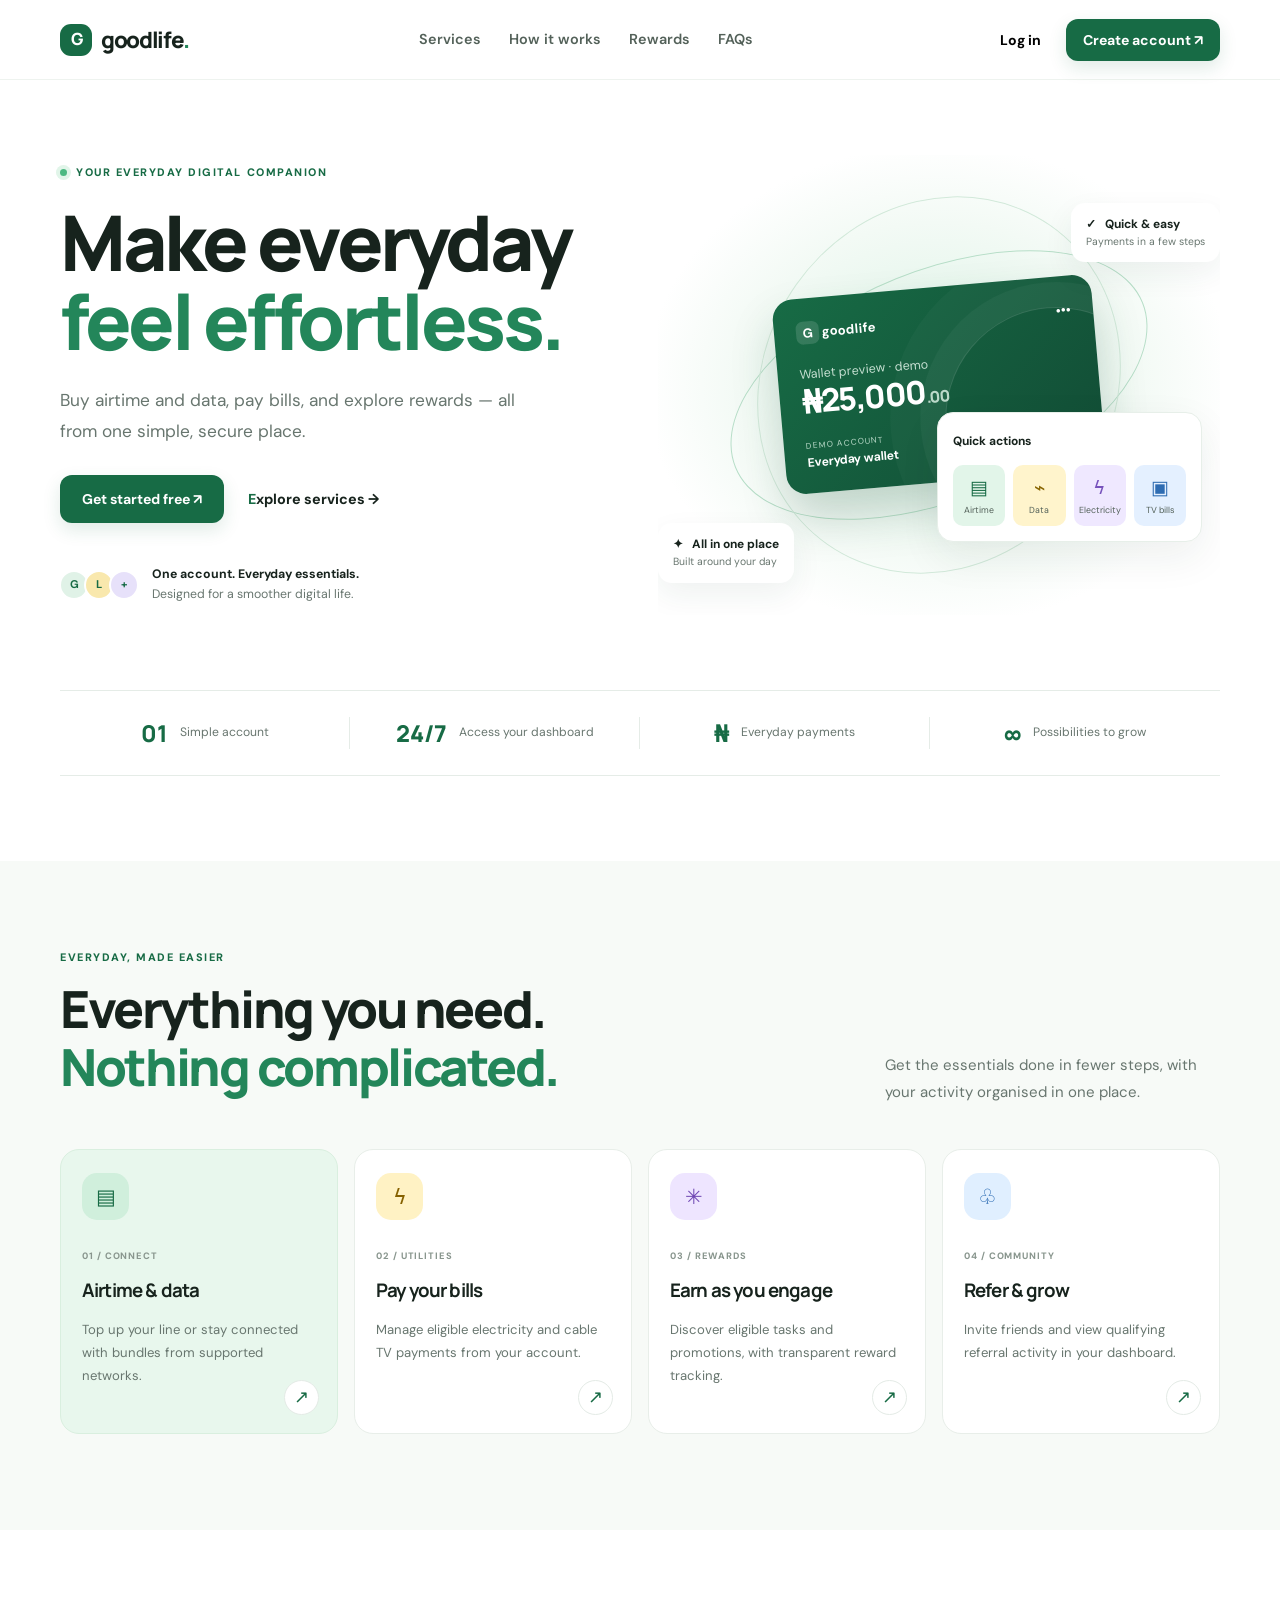
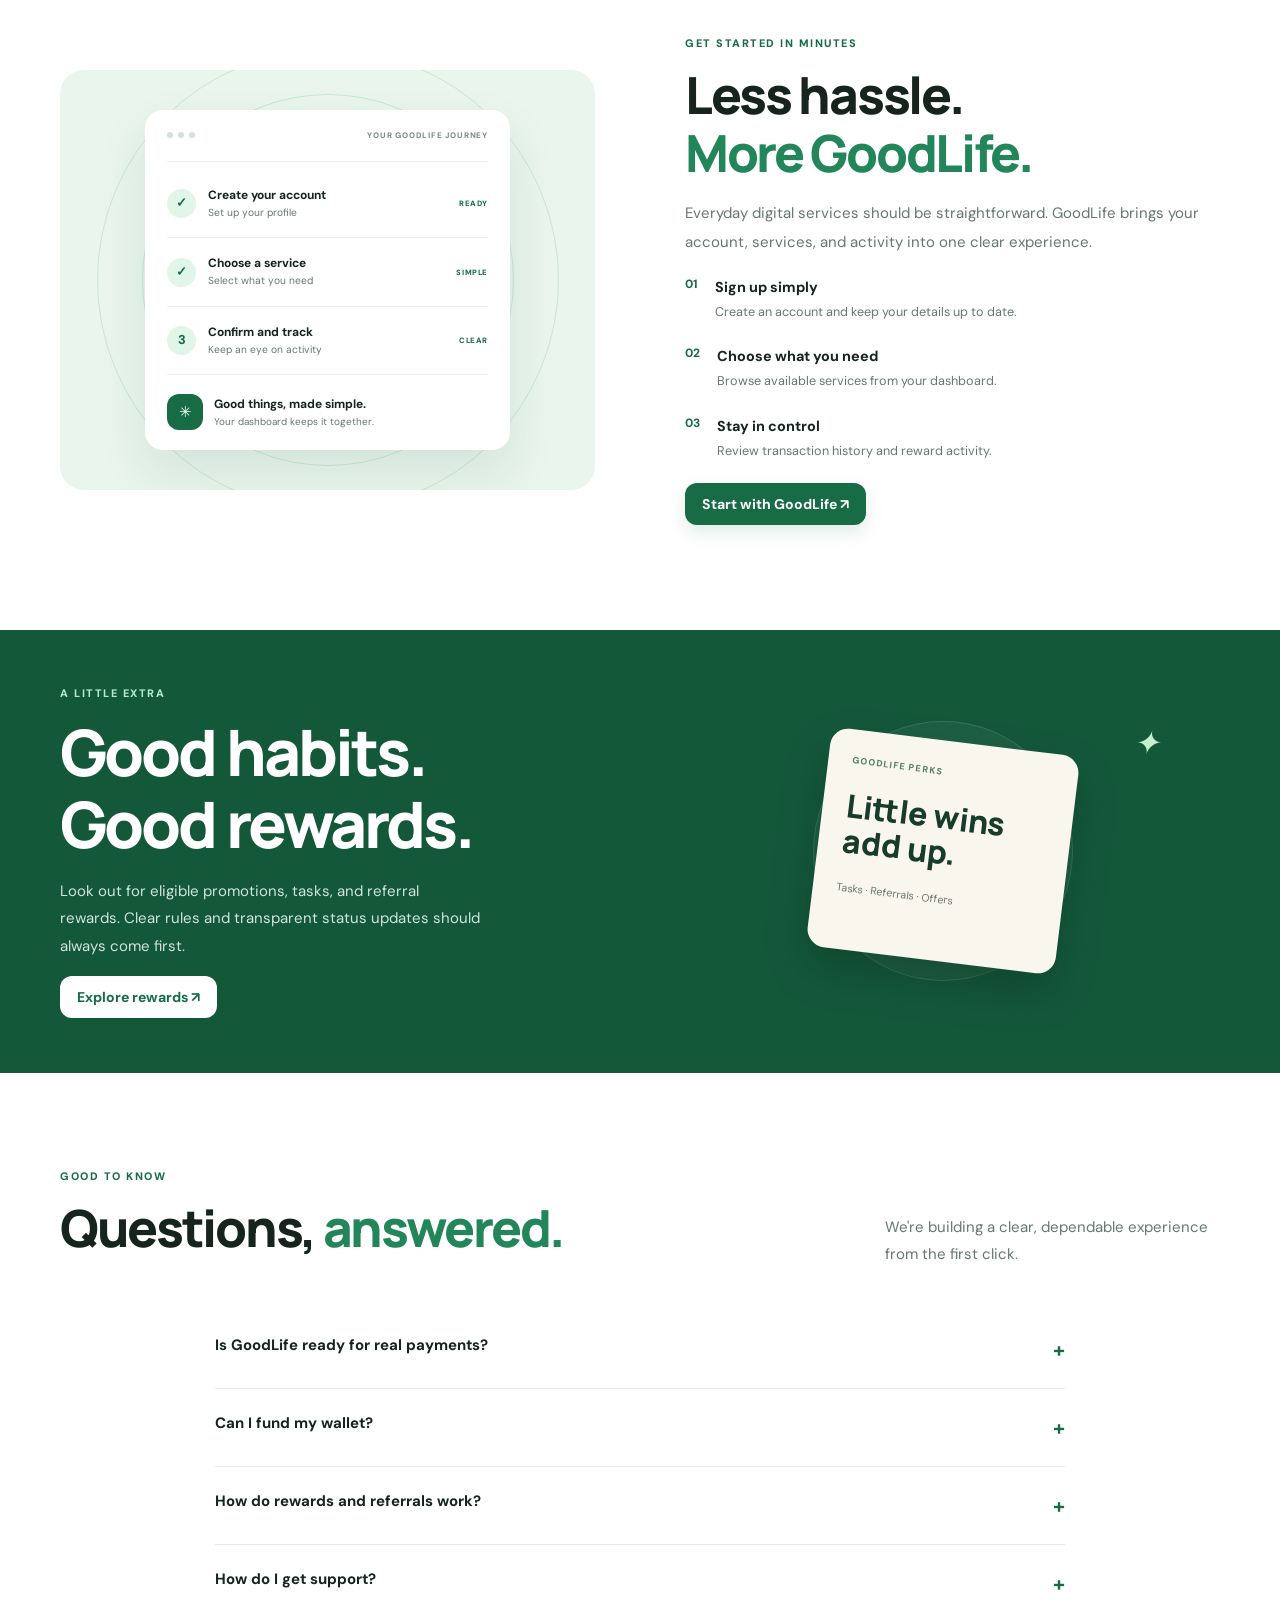
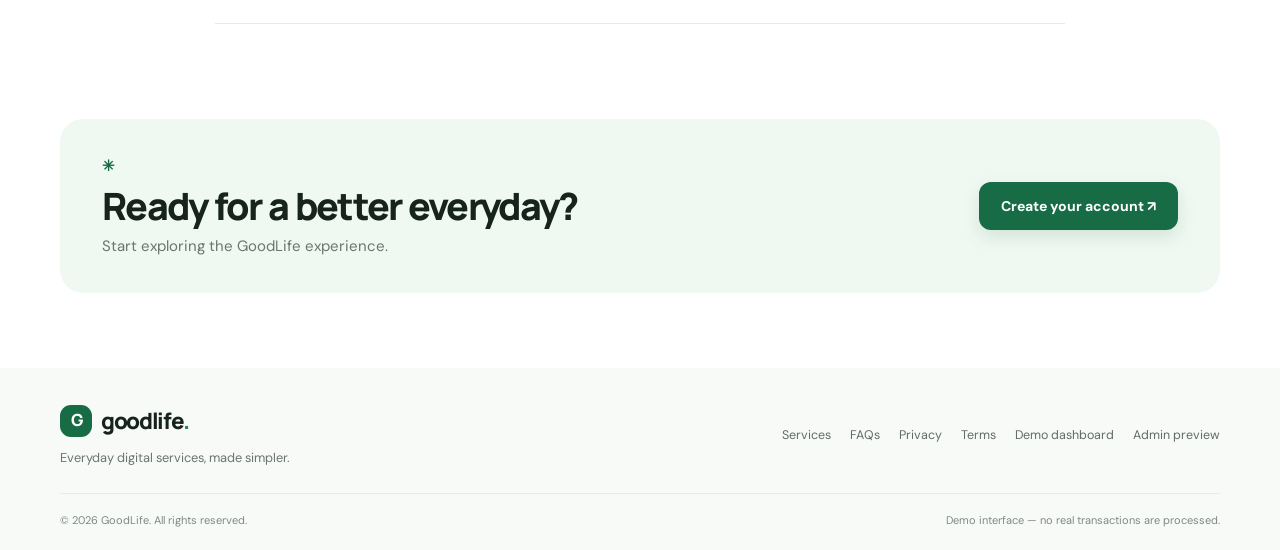
<file: index.html>
<!doctype html><html lang="en"><head><meta charset="utf-8"><meta name="viewport" content="width=device-width,initial-scale=1"><meta name="description" content="GoodLife — airtime, data, bill payments and rewards in one simple place."><title>GoodLife — Everyday, made easier</title><link rel="preconnect" href="https://fonts.googleapis.com"><link href="https://fonts.googleapis.com/css2?family=DM+Sans:wght@400;500;600;700&family=Manrope:wght@400;500;600;700;800&display=swap" rel="stylesheet"><link rel="stylesheet" href="styles.css"></head><body>
<header class="nav"><a class="brand" href="#home"><span class="logo">G</span>goodlife<span class="dot">.</span></a><button class="menu" id="menu" aria-label="Open navigation">☰</button><nav id="links"><a href="#services">Services</a><a href="#how">How it works</a><a href="#rewards">Rewards</a><a href="#faq">FAQs</a></nav><div class="nav-actions"><button class="btn ghost" data-modal="login">Log in</button><button class="btn primary" data-modal="signup">Create account ↗</button></div></header>
<main id="home"><section class="hero wrap"><div class="hero-copy"><div class="eyebrow"><i></i> YOUR EVERYDAY DIGITAL COMPANION</div><h1>Make everyday<br><span>feel effortless.</span></h1><p class="lead">Buy airtime and data, pay bills, and explore rewards — all from one simple, secure place.</p><div class="actions"><button class="btn primary big" data-modal="signup">Get started free ↗</button><a class="text-link" href="#services">Explore services →</a></div><div class="trust"><div class="bubbles"><b>G</b><b>L</b><b>+</b></div><div><strong>One account. Everyday essentials.</strong><small>Designed for a smoother digital life.</small></div></div></div><div class="hero-art"><div class="orbit o1"></div><div class="orbit o2"></div><div class="wallet"><div class="wallet-top"><b><span class="tiny-logo">G</span> goodlife</b><span>•••</span></div><small>Wallet preview · demo</small><h2>₦25,000<span>.00</span></h2><div class="wallet-bottom"><div><small>DEMO ACCOUNT</small><b>Everyday wallet</b></div><strong>✳</strong></div></div><div class="float-chip chip1"><b>✓ &nbsp; Quick & easy</b><small>Payments in a few steps</small></div><div class="quick"><strong>Quick actions</strong><div class="quick-grid"><span>▤<small>Airtime</small></span><span>⌁<small>Data</small></span><span>ϟ<small>Electricity</small></span><span>▣<small>TV bills</small></span></div></div><div class="float-chip chip2"><b>✦ &nbsp; All in one place</b><small>Built around your day</small></div></div></section>
<section class="metrics wrap"><div><b>01</b><span>Simple account</span></div><div><b>24/7</b><span>Access your dashboard</span></div><div><b>₦</b><span>Everyday payments</span></div><div><b>∞</b><span>Possibilities to grow</span></div></section>
<section class="services" id="services"><div class="wrap"><div class="section-head"><div><div class="eyebrow">EVERYDAY, MADE EASIER</div><h2>Everything you need.<br><span>Nothing complicated.</span></h2></div><p>Get the essentials done in fewer steps, with your activity organised in one place.</p></div><div class="cards"><article class="service featured"><div class="ico green">▤</div><small>01 / CONNECT</small><h3>Airtime & data</h3><p>Top up your line or stay connected with bundles from supported networks.</p><button class="circle-arrow" data-modal="login">↗</button></article><article class="service"><div class="ico yellow">ϟ</div><small>02 / UTILITIES</small><h3>Pay your bills</h3><p>Manage eligible electricity and cable TV payments from your account.</p><button class="circle-arrow" data-modal="login">↗</button></article><article class="service"><div class="ico purple">✳</div><small>03 / REWARDS</small><h3>Earn as you engage</h3><p>Discover eligible tasks and promotions, with transparent reward tracking.</p><button class="circle-arrow" data-modal="signup">↗</button></article><article class="service"><div class="ico blue">♧</div><small>04 / COMMUNITY</small><h3>Refer & grow</h3><p>Invite friends and view qualifying referral activity in your dashboard.</p><button class="circle-arrow" data-modal="signup">↗</button></article></div></div></section>
<section class="how wrap" id="how"><div class="journey"><div class="journey-card"><div class="window-head"><span></span><span></span><span></span><small>YOUR GOODLIFE JOURNEY</small></div><div class="step"><i>✓</i><div><b>Create your account</b><small>Set up your profile</small></div><em>READY</em></div><div class="step"><i>✓</i><div><b>Choose a service</b><small>Select what you need</small></div><em>SIMPLE</em></div><div class="step"><i>3</i><div><b>Confirm and track</b><small>Keep an eye on activity</small></div><em>CLEAR</em></div><div class="journey-foot"><span>✳</span><div><b>Good things, made simple.</b><small>Your dashboard keeps it together.</small></div></div></div></div><div><div class="eyebrow">GET STARTED IN MINUTES</div><h2>Less hassle.<br><span>More GoodLife.</span></h2><p>Everyday digital services should be straightforward. GoodLife brings your account, services, and activity into one clear experience.</p><div class="benefit"><b>01</b><div><strong>Sign up simply</strong><p>Create an account and keep your details up to date.</p></div></div><div class="benefit"><b>02</b><div><strong>Choose what you need</strong><p>Browse available services from your dashboard.</p></div></div><div class="benefit"><b>03</b><div><strong>Stay in control</strong><p>Review transaction history and reward activity.</p></div></div><button class="btn primary" data-modal="signup">Start with GoodLife ↗</button></div></section>
<section class="rewards" id="rewards"><div class="wrap reward-inner"><div><div class="eyebrow light">A LITTLE EXTRA</div><h2>Good habits.<br>Good rewards.</h2><p>Look out for eligible promotions, tasks, and referral rewards. Clear rules and transparent status updates should always come first.</p><button class="btn white" data-modal="signup">Explore rewards ↗</button></div><div class="reward-art"><div class="reward-orb">✳</div><div class="ticket"><small>GOODLIFE PERKS</small><b>Little wins<br>add up.</b><span>Tasks · Referrals · Offers</span></div><i>✦</i></div></div></section>
<section class="faq wrap" id="faq"><div class="section-head"><div><div class="eyebrow">GOOD TO KNOW</div><h2>Questions, <span>answered.</span></h2></div><p>We're building a clear, dependable experience from the first click.</p></div><div class="faq-list"><details><summary>Is GoodLife ready for real payments? <b>+</b></summary><p>This downloadable version is a front-end demo. Real payments require a secure backend, verified payment and VTU provider accounts, server-side verification, and production testing.</p></details><details><summary>Can I fund my wallet? <b>+</b></summary><p>The demo does not collect money or create real balances. A payment gateway and verified webhook flow must be configured before launch.</p></details><details><summary>How do rewards and referrals work? <b>+</b></summary><p>Rewards should follow published eligibility rules. A production backend must calculate commissions and prevent self-referrals, duplicate claims, and abuse.</p></details><details><summary>How do I get support? <b>+</b></summary><p>Add a monitored support email or WhatsApp Business channel before launch. Never send passwords, PINs, or payment credentials to support.</p></details></div></section>
<section class="cta wrap"><div><b class="spark">✳</b><h2>Ready for a better everyday?</h2><p>Start exploring the GoodLife experience.</p></div><button class="btn primary big" data-modal="signup">Create your account ↗</button></section></main>
<footer><div class="footer-top wrap"><div><a class="brand" href="#home"><span class="logo">G</span>goodlife<span class="dot">.</span></a><p>Everyday digital services, made simpler.</p></div><div class="footer-links"><a href="#services">Services</a><a href="#faq">FAQs</a><a href="privacy.html">Privacy</a><a href="terms.html">Terms</a><a href="dashboard.html">Demo dashboard</a><a href="admin.html">Admin preview</a></div></div><div class="footer-bottom wrap"><span>© <span id="year"></span> GoodLife. All rights reserved.</span><span>Demo interface — no real transactions are processed.</span></div></footer>
<div class="backdrop" id="modal" hidden><div class="modal" role="dialog" aria-modal="true" aria-labelledby="modalTitle"><button class="close" id="close" aria-label="Close">×</button><a class="brand modal-brand" href="#"><span class="logo">G</span>goodlife<span class="dot">.</span></a><div class="eyebrow">YOUR EVERYDAY ACCOUNT</div><h2 id="modalTitle">Welcome to GoodLife</h2><p id="modalDesc">Create a demo account to explore the experience.</p><div class="tabs"><button class="active" data-tab="signup">Create account</button><button data-tab="login">Log in</button></div><form id="authForm"><label id="nameLabel" for="name">Full name</label><input id="name" placeholder="Your full name" autocomplete="name"><label for="email">Email address</label><input id="email" type="email" placeholder="you@example.com" required autocomplete="email"><label for="password">Password</label><input id="password" type="password" placeholder="At least 8 characters" minlength="8" required autocomplete="new-password"><button class="btn primary submit" id="submit" type="submit">Create demo account ↗</button><small class="note">Demo only: do not use a real password. No account or payment details are sent to a server.</small></form><p class="message" id="message" aria-live="polite"></p></div></div><script src="app.js"></script></body></html>
</file>
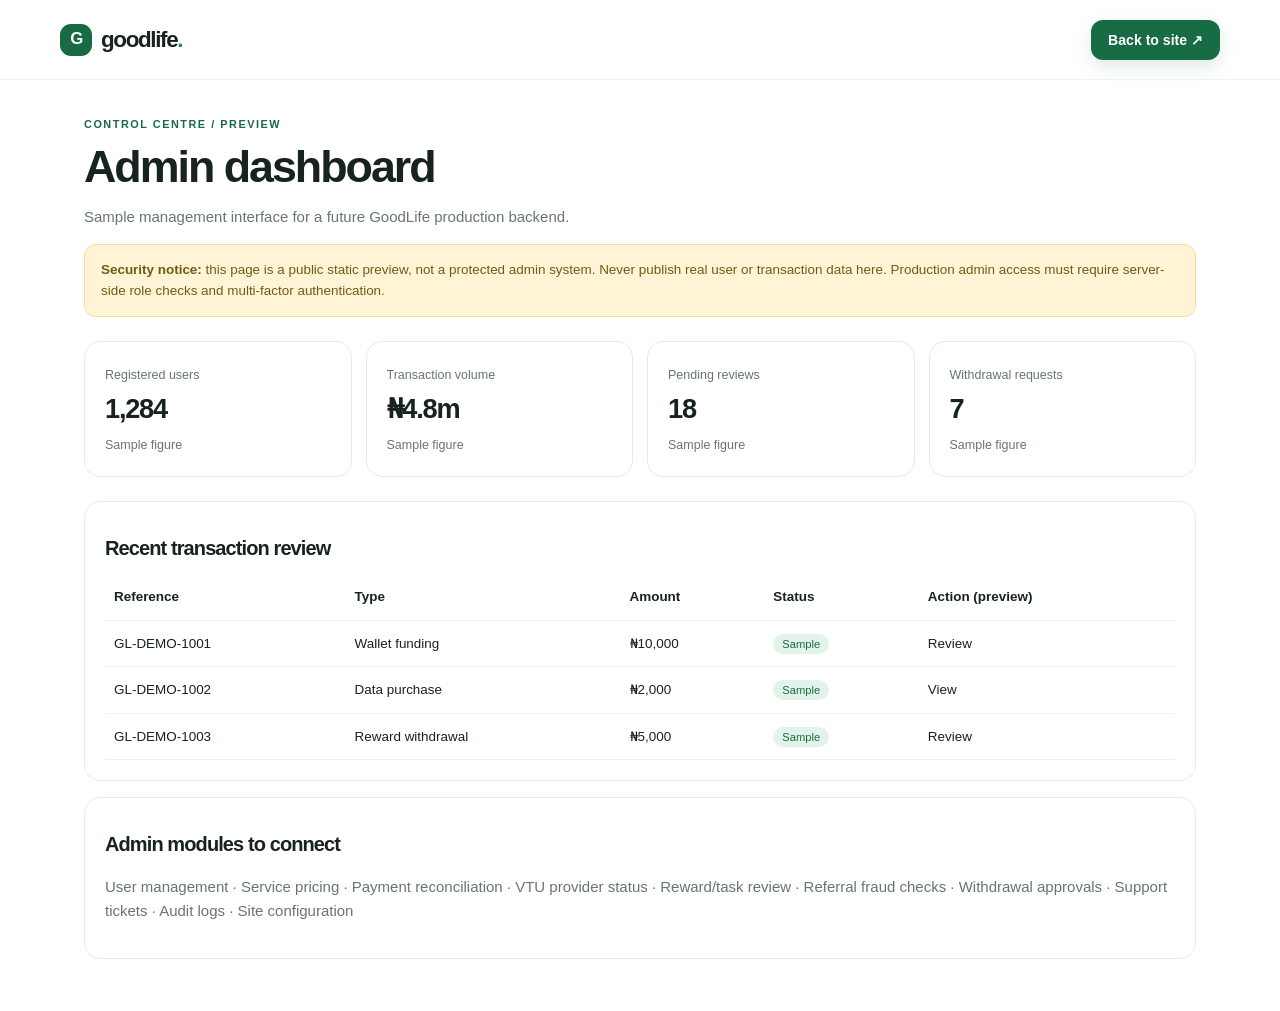
<file: admin.html>
<!doctype html><html lang="en"><head><meta charset="utf-8"><meta name="viewport" content="width=device-width,initial-scale=1"><title>GoodLife Admin Preview</title><link rel="stylesheet" href="styles.css"><style>.admin{max-width:1160px;margin:auto;padding:36px 24px}.warning{background:#fff4d5;border:1px solid #f1dfa1;border-radius:12px;padding:14px 16px;color:#715b16;font-size:.84rem}.stats{display:grid;grid-template-columns:repeat(4,1fr);gap:14px;margin:24px 0}.stat,.panel{border:1px solid #e5ece7;border-radius:16px;padding:20px}.stat small{color:#68766f}.stat h2{font-size:1.7rem;margin:8px 0}.panel{margin:16px 0;overflow:auto}.panel table{border-collapse:collapse;width:100%;min-width:600px}.panel th,.panel td{text-align:left;padding:12px 9px;border-bottom:1px solid #edf1ee;font-size:.84rem}.tag{font-size:.7rem;border-radius:20px;background:#e2f4e9;color:#176b45;padding:4px 9px}@media(max-width:700px){.stats{grid-template-columns:1fr 1fr}.admin{padding:24px 16px}.stat{padding:14px}}</style></head><body><header class="nav"><a class="brand" href="index.html"><span class="logo">G</span>goodlife<span class="dot">.</span></a><a class="btn primary" href="index.html">Back to site ↗</a></header><main class="admin"><div class="eyebrow">CONTROL CENTRE / PREVIEW</div><h1 style="font-size:2.8rem;margin:10px 0">Admin dashboard</h1><p>Sample management interface for a future GoodLife production backend.</p><div class="warning"><b>Security notice:</b> this page is a public static preview, not a protected admin system. Never publish real user or transaction data here. Production admin access must require server-side role checks and multi-factor authentication.</div><div class="stats"><div class="stat"><small>Registered users</small><h2>1,284</h2><small>Sample figure</small></div><div class="stat"><small>Transaction volume</small><h2>₦4.8m</h2><small>Sample figure</small></div><div class="stat"><small>Pending reviews</small><h2>18</h2><small>Sample figure</small></div><div class="stat"><small>Withdrawal requests</small><h2>7</h2><small>Sample figure</small></div></div><section class="panel"><h3>Recent transaction review</h3><table><thead><tr><th>Reference</th><th>Type</th><th>Amount</th><th>Status</th><th>Action (preview)</th></tr></thead><tbody><tr><td>GL-DEMO-1001</td><td>Wallet funding</td><td>₦10,000</td><td><span class="tag">Sample</span></td><td>Review</td></tr><tr><td>GL-DEMO-1002</td><td>Data purchase</td><td>₦2,000</td><td><span class="tag">Sample</span></td><td>View</td></tr><tr><td>GL-DEMO-1003</td><td>Reward withdrawal</td><td>₦5,000</td><td><span class="tag">Sample</span></td><td>Review</td></tr></tbody></table></section><section class="panel"><h3>Admin modules to connect</h3><p>User management · Service pricing · Payment reconciliation · VTU provider status · Reward/task review · Referral fraud checks · Withdrawal approvals · Support tickets · Audit logs · Site configuration</p></section></main></body></html>
</file>
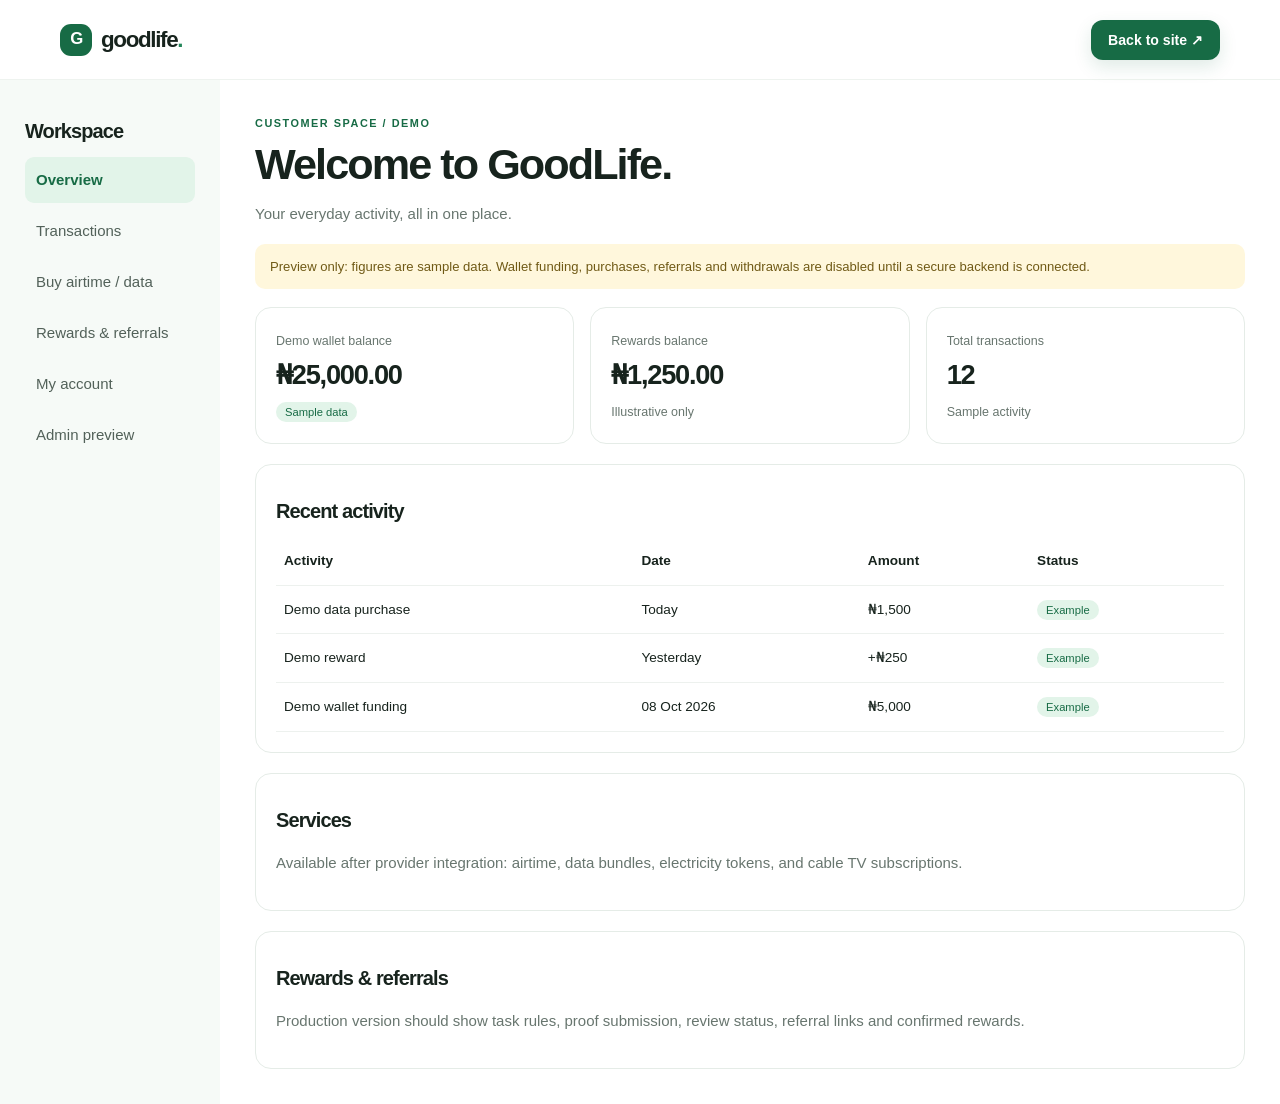
<file: dashboard.html>
<!doctype html><html lang="en"><head><meta charset="utf-8"><meta name="viewport" content="width=device-width,initial-scale=1"><title>GoodLife Dashboard Preview</title><link rel="stylesheet" href="styles.css"><style>.dash{display:grid;grid-template-columns:220px 1fr;min-height:calc(100vh - 80px)}.side{background:#f6faf7;padding:25px}.side a{display:block;padding:11px;border-radius:9px;color:#526159;margin:5px 0}.side a:first-of-type{background:#e2f4e9;color:#176b45;font-weight:700}.content{padding:35px;max-width:1100px}.tiles{display:grid;grid-template-columns:repeat(3,1fr);gap:16px}.tile,.panel{border:1px solid #e5ece7;border-radius:16px;padding:20px;background:#fff}.tile small{color:#68766f}.tile h2{font-size:1.7rem;margin:8px 0}.panel{margin-top:20px}.panel table{width:100%;border-collapse:collapse}.panel th,.panel td{text-align:left;padding:13px 8px;border-bottom:1px solid #edf1ee;font-size:.85rem}.status{color:#176b45;background:#e2f4e9;border-radius:20px;padding:4px 9px;font-size:.7rem}.notice{background:#fff7dc;padding:12px 15px;border-radius:10px;color:#705a16;font-size:.82rem;margin:18px 0}@media(max-width:700px){.dash{grid-template-columns:1fr}.side{display:flex;gap:6px;overflow:auto;padding:10px}.side h3{display:none}.side a{white-space:nowrap}.content{padding:20px 15px}.tiles{grid-template-columns:1fr}.panel{overflow:auto}.panel table{min-width:500px}}</style></head><body><header class="nav"><a class="brand" href="index.html"><span class="logo">G</span>goodlife<span class="dot">.</span></a><a class="btn primary" href="index.html">Back to site ↗</a></header><div class="dash"><aside class="side"><h3>Workspace</h3><a href="#overview">Overview</a><a href="#transactions">Transactions</a><a href="#services">Buy airtime / data</a><a href="#rewards">Rewards & referrals</a><a href="#account">My account</a><a href="admin.html">Admin preview</a></aside><main class="content" id="overview"><div class="eyebrow">CUSTOMER SPACE / DEMO</div><h1 style="font-size:2.7rem;margin:10px 0">Welcome to GoodLife.</h1><p>Your everyday activity, all in one place.</p><div class="notice">Preview only: figures are sample data. Wallet funding, purchases, referrals and withdrawals are disabled until a secure backend is connected.</div><div class="tiles"><div class="tile"><small>Demo wallet balance</small><h2>₦25,000.00</h2><span class="status">Sample data</span></div><div class="tile"><small>Rewards balance</small><h2>₦1,250.00</h2><small>Illustrative only</small></div><div class="tile"><small>Total transactions</small><h2>12</h2><small>Sample activity</small></div></div><div class="panel" id="transactions"><h3>Recent activity</h3><table><thead><tr><th>Activity</th><th>Date</th><th>Amount</th><th>Status</th></tr></thead><tbody><tr><td>Demo data purchase</td><td>Today</td><td>₦1,500</td><td><span class="status">Example</span></td></tr><tr><td>Demo reward</td><td>Yesterday</td><td>+₦250</td><td><span class="status">Example</span></td></tr><tr><td>Demo wallet funding</td><td>08 Oct 2026</td><td>₦5,000</td><td><span class="status">Example</span></td></tr></tbody></table></div><div class="panel" id="services"><h3>Services</h3><p>Available after provider integration: airtime, data bundles, electricity tokens, and cable TV subscriptions.</p></div><div class="panel" id="rewards"><h3>Rewards & referrals</h3><p>Production version should show task rules, proof submission, review status, referral links and confirmed rewards.</p></div></main></div></body></html>
</file>
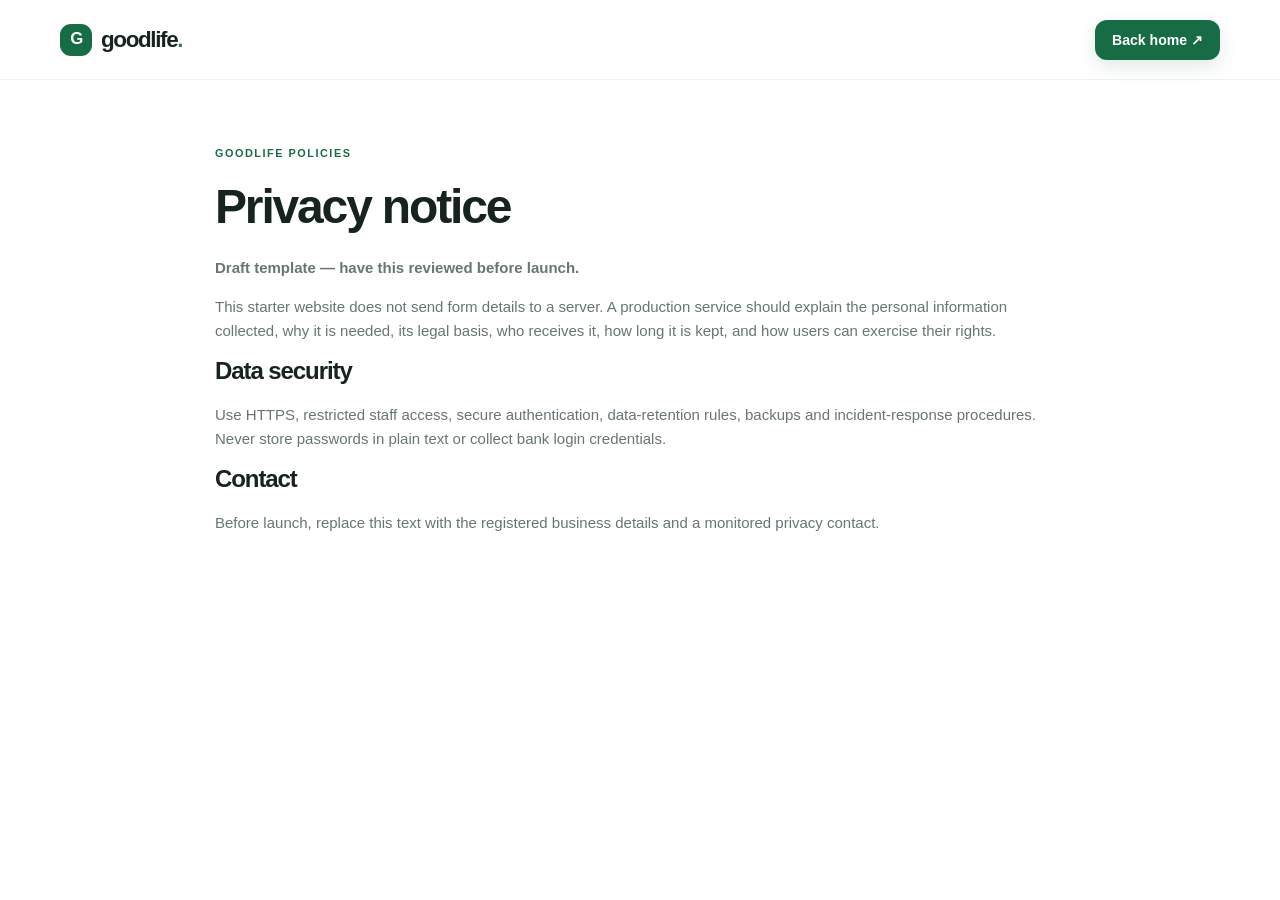
<file: privacy.html>
<!doctype html><html lang="en"><head><meta charset="utf-8"><meta name="viewport" content="width=device-width,initial-scale=1"><title>Privacy | GoodLife</title><link rel="stylesheet" href="styles.css"></head><body><header class="nav"><a class="brand" href="index.html"><span class="logo">G</span>goodlife<span class="dot">.</span></a><a class="btn primary" href="index.html">Back home ↗</a></header><main class="wrap" style="padding-top:65px;padding-bottom:90px;max-width:850px"><div class="eyebrow">GOODLIFE POLICIES</div><h1 style="font-size:3rem">Privacy notice</h1><p><b>Draft template — have this reviewed before launch.</b></p><p>This starter website does not send form details to a server. A production service should explain the personal information collected, why it is needed, its legal basis, who receives it, how long it is kept, and how users can exercise their rights.</p><h2 style="font-size:1.5rem">Data security</h2><p>Use HTTPS, restricted staff access, secure authentication, data-retention rules, backups and incident-response procedures. Never store passwords in plain text or collect bank login credentials.</p><h2 style="font-size:1.5rem">Contact</h2><p>Before launch, replace this text with the registered business details and a monitored privacy contact.</p></main></body></html>
</file>
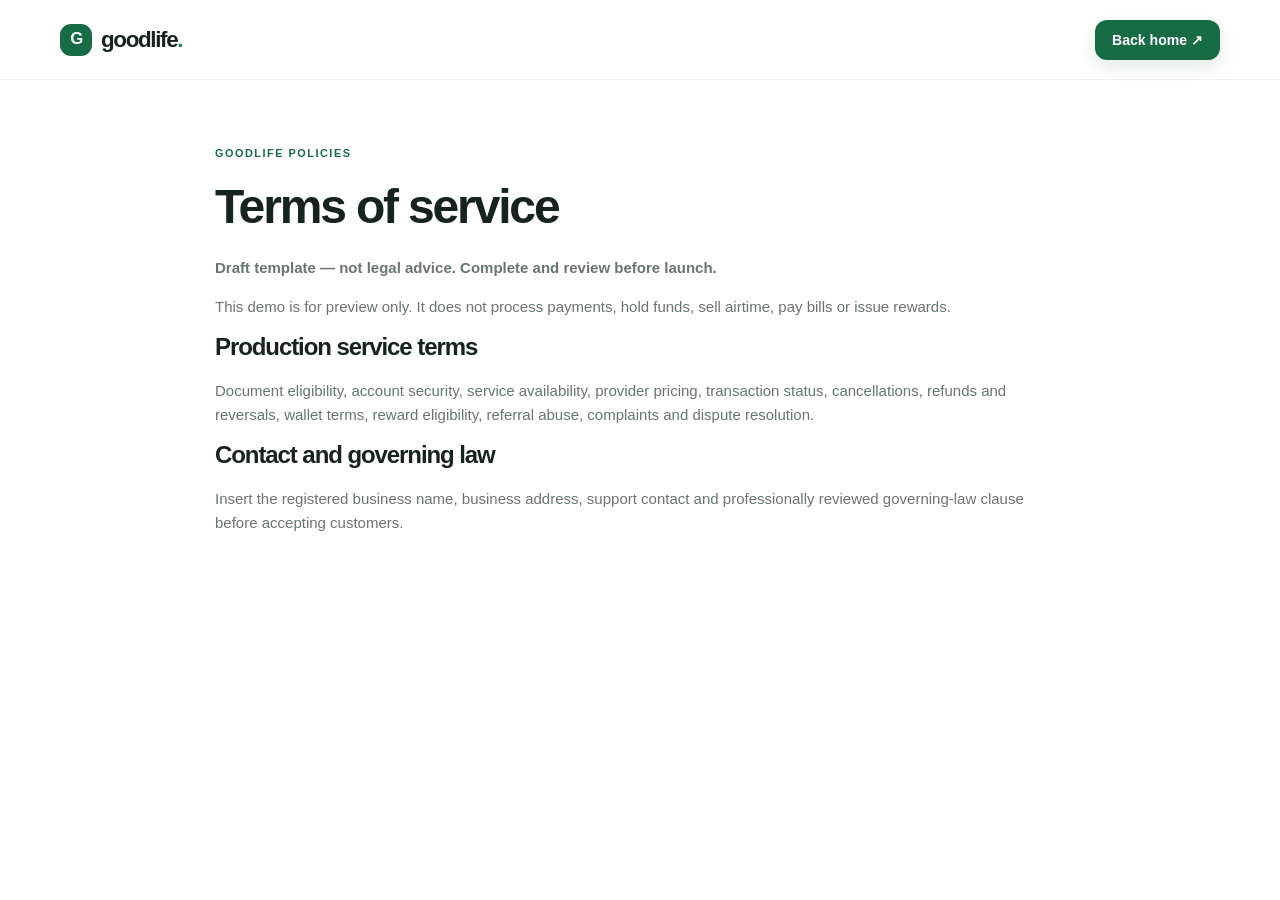
<file: terms.html>
<!doctype html><html lang="en"><head><meta charset="utf-8"><meta name="viewport" content="width=device-width,initial-scale=1"><title>Terms | GoodLife</title><link rel="stylesheet" href="styles.css"></head><body><header class="nav"><a class="brand" href="index.html"><span class="logo">G</span>goodlife<span class="dot">.</span></a><a class="btn primary" href="index.html">Back home ↗</a></header><main class="wrap" style="padding-top:65px;padding-bottom:90px;max-width:850px"><div class="eyebrow">GOODLIFE POLICIES</div><h1 style="font-size:3rem">Terms of service</h1><p><b>Draft template — not legal advice. Complete and review before launch.</b></p><p>This demo is for preview only. It does not process payments, hold funds, sell airtime, pay bills or issue rewards.</p><h2 style="font-size:1.5rem">Production service terms</h2><p>Document eligibility, account security, service availability, provider pricing, transaction status, cancellations, refunds and reversals, wallet terms, reward eligibility, referral abuse, complaints and dispute resolution.</p><h2 style="font-size:1.5rem">Contact and governing law</h2><p>Insert the registered business name, business address, support contact and professionally reviewed governing-law clause before accepting customers.</p></main></body></html>
</file>
<file: styles.css>
:root{--g:#176b45;--g2:#23865a;--ink:#17231d;--muted:#68766f;--line:#e5ece7}*{box-sizing:border-box}html{scroll-behavior:smooth;scroll-padding-top:90px}body{margin:0;color:var(--ink);font:15px/1.6 'DM Sans',sans-serif}h1,h2,h3,.brand{font-family:Manrope,sans-serif;letter-spacing:-.045em}h1{font-size:clamp(3rem,6vw,5.4rem);line-height:1.04;margin:20px 0 24px;font-weight:800}h2{font-size:clamp(2.2rem,4vw,3.5rem);line-height:1.12;margin:14px 0 18px;font-weight:800}h3{font-size:1.25rem;margin:10px 0}p{color:var(--muted)}a{color:inherit;text-decoration:none}.wrap{width:min(1160px,calc(100% - 48px));margin:auto}.nav{height:80px;position:sticky;top:0;z-index:10;background:#ffffffed;backdrop-filter:blur(12px);border-bottom:1px solid #eef3ef;display:flex;align-items:center;justify-content:space-between;padding:0 max(24px,calc((100vw - 1160px)/2));gap:20px}.brand{display:inline-flex;align-items:center;font-size:1.4rem;font-weight:800;letter-spacing:-.06em}.logo{width:32px;height:32px;border-radius:11px;background:var(--g);color:white;display:inline-grid;place-items:center;margin-right:9px;font-size:1.05rem}.dot, h1 span,h2 span{color:var(--g2)}nav{display:flex;gap:28px;font-size:.9rem;color:#536159;font-weight:600}nav a:hover,.footer-links a:hover{color:var(--g2)}.nav-actions{display:flex;gap:8px}.btn{border:0;border-radius:12px;padding:12px 17px;font:700 .88rem 'DM Sans',sans-serif;display:inline-flex;align-items:center;justify-content:center;cursor:pointer;transition:.2s}.btn:hover{transform:translateY(-2px)}.primary{background:var(--g);color:#fff;box-shadow:0 7px 18px #176b4522}.primary:hover{background:#105638}.ghost{background:transparent}.big{padding:15px 22px}.menu{display:none;background:none;border:0;font-size:1.4rem}.hero{display:grid;grid-template-columns:1fr 1fr;align-items:center;gap:35px;padding-top:64px;padding-bottom:65px;min-height:610px}.eyebrow{font-size:.68rem;font-weight:800;letter-spacing:.14em;color:var(--g);display:flex;align-items:center;gap:9px}.eyebrow i{width:7px;height:7px;border-radius:50%;background:#4cb982;box-shadow:0 0 0 4px #e1f5e9}.lead{font-size:1.08rem;line-height:1.8;max-width:465px;margin-bottom:28px}.actions{display:flex;align-items:center;gap:24px}.text-link{font-weight:700;font-size:.9rem}.text-link:first-letter{color:var(--g)}.trust{display:flex;gap:13px;align-items:center;margin-top:42px}.bubbles{display:flex;padding-left:4px}.bubbles b{width:30px;height:30px;border:2px solid white;border-radius:50%;display:grid;place-items:center;margin-left:-5px;background:#e0f2e7;color:var(--g);font-size:.7rem}.bubbles b:nth-child(2){background:#f9e8ad}.bubbles b:nth-child(3){background:#e7e1fa}.trust strong,.trust small{display:block;font-size:.77rem}.trust small{color:var(--muted)}.hero-art{height:460px;position:relative;display:flex;align-items:center;justify-content:center;background:radial-gradient(ellipse at center,#d9f2e4,#f3faf5 50%,white 74%);overflow:hidden}.orbit{position:absolute;border:1px solid #b7dec8;border-radius:50%}.o1{width:440px;height:230px;transform:rotate(-22deg)}.o2{width:350px;height:390px;transform:rotate(35deg);border-color:#d2e9da}.wallet{z-index:2;width:320px;height:195px;border-radius:20px;padding:22px;color:#fff;background:linear-gradient(135deg,#176b45,#124c35);box-shadow:0 25px 45px #184e3635;transform:rotate(-5deg);position:relative;overflow:hidden}.wallet:after{content:'';position:absolute;width:220px;height:220px;border:1px solid #ffffff24;border-radius:50%;right:-65px;top:30px;box-shadow:0 0 0 25px #ffffff09,0 0 0 55px #ffffff07}.wallet-top,.wallet-bottom{display:flex;align-items:center;justify-content:space-between}.wallet-top b{font-size:.82rem}.tiny-logo{display:inline-grid;place-items:center;background:#ffffff22;border-radius:7px;width:23px;height:23px}.wallet>small{display:block;color:#c5dfd1;margin-top:20px}.wallet h2{font-size:2rem;margin:0}.wallet h2 span{color:#b8d7c6;font-size:1rem}.wallet-bottom{position:absolute;bottom:18px;left:22px;right:22px}.wallet-bottom small,.wallet-bottom b{display:block}.wallet-bottom small{font-size:.52rem;letter-spacing:.12em;color:#b9d9c8}.wallet-bottom b{font-size:.76rem}.wallet-bottom strong{font-size:1.5rem;color:#b9f3cf}.float-chip{position:absolute;z-index:3;background:#fff;padding:12px 15px;border-radius:14px;box-shadow:0 12px 30px #204b3212}.float-chip b,.float-chip small{display:block}.float-chip b{font-size:.75rem}.float-chip small{font-size:.65rem;color:var(--muted)}.chip1{top:48px;right:0}.chip2{bottom:32px;left:0}.quick{position:absolute;z-index:4;right:18px;bottom:73px;width:265px;background:#fff;border:1px solid #e7efe9;border-radius:16px;padding:15px;box-shadow:0 15px 40px #153b2713}.quick>strong{font-size:.75rem}.quick-grid{display:grid;grid-template-columns:repeat(4,1fr);gap:8px;margin-top:13px;text-align:center}.quick-grid span{font-size:1.2rem;background:#e2f5e9;border-radius:10px;padding:8px 0;color:var(--g)}.quick-grid span:nth-child(2){background:#fff4cc;color:#886400}.quick-grid span:nth-child(3){background:#efe8ff;color:#7752bc}.quick-grid span:nth-child(4){background:#e4f0ff;color:#2e6cb2}.quick-grid small{display:block;background:transparent!important;color:#536159;font-size:.55rem}.metrics{display:grid;grid-template-columns:repeat(4,1fr);border-block:1px solid var(--line);padding:26px 0;margin-bottom:85px}.metrics div{display:flex;align-items:center;justify-content:center;gap:12px;border-right:1px solid var(--line)}.metrics div:last-child{border:0}.metrics b{font:800 1.45rem Manrope;color:var(--g)}.metrics span{font-size:.76rem;color:var(--muted)}.services{background:#f7faf7;padding:88px 0 96px}.section-head{display:flex;justify-content:space-between;align-items:end;gap:35px;margin-bottom:36px}.section-head>p{max-width:335px;line-height:1.8;margin-bottom:7px}.cards{display:grid;grid-template-columns:repeat(4,1fr);gap:16px}.service{position:relative;min-height:285px;background:white;border:1px solid #e8eee9;border-radius:19px;padding:23px 21px;transition:.2s}.service:hover{transform:translateY(-4px);box-shadow:0 18px 35px #173f2710}.featured{background:#e8f7ed;border-color:#d9efdf}.ico{width:47px;height:47px;display:grid;place-items:center;border-radius:15px;font-size:1.3rem;margin-bottom:22px}.green{background:#d0efdc;color:#176b45}.yellow{background:#fff2c4;color:#866100}.purple{background:#eee5ff;color:#7048b3}.blue{background:#e0efff;color:#2b6bb3}.service>small{font-size:.58rem;font-weight:800;letter-spacing:.1em;color:#89968e}.service h3{font-size:1.17rem}.service p{font-size:.82rem;line-height:1.75}.circle-arrow{position:absolute;bottom:18px;right:18px;width:35px;height:35px;border:1px solid #e4ebe6;background:white;border-radius:50%;color:var(--g);font-size:1.1rem;cursor:pointer}.how{display:grid;grid-template-columns:1fr 1fr;gap:90px;align-items:center;padding-top:105px;padding-bottom:105px}.journey{min-height:420px;background:#e9f5ed;border-radius:24px;display:grid;place-items:center;position:relative;overflow:hidden}.journey:before,.journey:after{content:'';position:absolute;border:1px solid #c9e5d3;border-radius:50%;width:370px;height:370px}.journey:after{width:460px;height:460px}.journey-card{width:min(365px,86%);background:white;border-radius:18px;box-shadow:0 22px 50px #16452b19;z-index:1;padding:0 22px 20px}.window-head{height:52px;display:flex;gap:5px;align-items:center;border-bottom:1px solid #edf1ee;margin-bottom:8px}.window-head>span{width:6px;height:6px;border-radius:50%;background:#d2e2d8}.window-head small{margin-left:auto;font-size:.5rem;font-weight:800;letter-spacing:.1em;color:#7b8c81}.step{display:flex;align-items:center;gap:12px;padding:16px 0;border-bottom:1px solid #edf1ee}.step i{font-style:normal;width:29px;height:29px;flex-shrink:0;border-radius:50%;display:grid;place-items:center;background:#e2f5e9;color:var(--g);font-weight:800;font-size:.8rem}.step div{flex:1}.step b,.step small{display:block}.step b{font-size:.75rem}.step small{font-size:.64rem;color:var(--muted)}.step em{font-size:.48rem;letter-spacing:.08em;color:var(--g);font-style:normal;font-weight:800}.journey-foot{display:flex;align-items:center;gap:11px;padding-top:19px}.journey-foot>span{width:36px;height:36px;border-radius:12px;background:var(--g);color:white;display:grid;place-items:center}.journey-foot b,.journey-foot small{display:block}.journey-foot b{font-size:.75rem}.journey-foot small{font-size:.62rem;color:var(--muted)}.how>div>p{line-height:1.9}.benefit{display:flex;gap:17px;margin:19px 0}.benefit>b{color:var(--g);font-size:.75rem}.benefit strong{font-size:.9rem}.benefit p{font-size:.79rem;margin:3px 0}.rewards{background:#14583a;color:#fff;overflow:hidden}.reward-inner{min-height:420px;display:grid;grid-template-columns:1fr 1fr;align-items:center;gap:50px;padding:55px 0}.light{color:#b9e9cb}.reward-inner h2{font-size:clamp(2.8rem,5vw,4.2rem)}.reward-inner p{color:#d0e5d8;max-width:420px;line-height:1.85}.white{background:white;color:var(--g)}.reward-art{height:310px;position:relative;display:grid;place-items:center}.reward-orb{position:absolute;width:260px;height:260px;border-radius:50%;background:#ffffff0b;border:1px solid #ffffff20;display:grid;place-items:center;font-size:6rem;color:#a9e5bd}.ticket{position:relative;z-index:2;background:#f9f7ed;color:#183b2a;width:250px;height:220px;border-radius:18px;padding:24px;transform:rotate(7deg);box-shadow:0 20px 40px #082b1c55}.ticket small,.ticket b,.ticket span{display:block}.ticket small{font-size:.57rem;font-weight:800;letter-spacing:.12em;color:#598068}.ticket b{font:800 2rem/1.12 Manrope;margin:20px 0}.ticket span{font-size:.67rem;color:#68766f}.reward-art>i{position:absolute;top:22px;right:60px;color:#c2f2d0;font-size:2rem}.faq{padding-top:95px;padding-bottom:95px}.faq-list{max-width:850px;margin:auto}.faq-list details{border-bottom:1px solid var(--line);padding:22px 0}.faq-list summary{list-style:none;display:flex;justify-content:space-between;gap:20px;font-weight:700;cursor:pointer}.faq-list summary::-webkit-details-marker{display:none}.faq-list summary b{font-size:1.3rem;color:var(--g);transition:.2s}.faq-list details[open] summary b{transform:rotate(45deg)}.faq-list details p{max-width:740px;font-size:.88rem;line-height:1.8;margin:13px 0 0}.cta{border-radius:23px;background:#f0f8f2;padding:35px 42px;margin-bottom:75px;display:flex;align-items:center;justify-content:space-between;gap:20px}.cta h2{font-size:clamp(1.7rem,3vw,2.35rem);margin:7px 0}.cta p{margin:0}.spark{color:var(--g)}footer{background:#f8faf8;padding:35px 0 20px}.footer-top{display:flex;align-items:center;justify-content:space-between;padding-bottom:25px;border-bottom:1px solid #e5ece7}.footer-top p{font-size:.8rem;margin:9px 0 0}.footer-links{display:flex;flex-wrap:wrap;gap:19px;font-size:.78rem;color:#5f6d64}.footer-bottom{display:flex;justify-content:space-between;padding-top:18px;font-size:.69rem;color:#7d8981}.backdrop{position:fixed;inset:0;background:#10261bd1;backdrop-filter:blur(6px);z-index:50;display:grid;place-items:center;padding:18px}.backdrop[hidden]{display:none}.modal{position:relative;background:white;width:min(450px,100%);padding:32px;border-radius:24px;box-shadow:0 30px 100px #001b0d4d;max-height:92vh;overflow:auto}.close{position:absolute;right:16px;top:13px;border:0;background:#f1f5f2;border-radius:50%;width:34px;height:34px;font-size:1.5rem;cursor:pointer}.modal-brand{margin-bottom:25px}.modal h2{font-size:1.85rem;margin:8px 0}.modal>p{font-size:.84rem}.tabs{display:grid;grid-template-columns:1fr 1fr;background:#f2f6f3;border-radius:10px;padding:4px;margin:20px 0}.tabs button{border:0;background:transparent;padding:10px;border-radius:8px;font-weight:700;color:#68766f;cursor:pointer}.tabs button.active{background:white;color:var(--g);box-shadow:0 2px 8px #173d270c}form label{display:block;font-size:.78rem;font-weight:700;margin:13px 0 7px}form input{width:100%;border:1px solid #dce6df;border-radius:10px;padding:13px;font:inherit;outline:none}form input:focus{border-color:#31966a;box-shadow:0 0 0 3px #31966a1a}.submit{width:100%;margin-top:20px}.note{display:block;color:#7b8980;font-size:.67rem;margin-top:12px;line-height:1.6}.message{margin:12px 0 0;color:var(--g);font-weight:700;font-size:.8rem}@media(max-width:900px){nav{gap:15px}.hero{gap:12px}.cards{grid-template-columns:repeat(2,1fr)}.how{gap:40px}.metrics span{font-size:.68rem}}@media(max-width:680px){.wrap{width:calc(100% - 36px)}.nav{height:70px;padding:0 18px;gap:8px}.menu{display:block;margin-left:auto}.nav nav{display:none;position:absolute;top:69px;left:0;right:0;background:white;padding:18px;flex-direction:column;border-bottom:1px solid var(--line)}.nav nav.open{display:flex}.nav-actions .ghost{display:none}.nav-actions .btn{padding:10px;font-size:.72rem}.brand{font-size:1.2rem}.logo{width:29px;height:29px}.hero{grid-template-columns:1fr;padding-top:48px;padding-bottom:25px;gap:10px}.hero h1{font-size:clamp(3rem,13vw,4.4rem)}.lead{font-size:1rem}.hero-art{height:410px;margin:0 -7px}.wallet{width:275px;height:180px;padding:19px}.wallet h2{font-size:1.8rem}.chip1{right:0;top:27px}.chip2{left:0;bottom:18px}.quick{right:4px;bottom:59px;width:245px}.metrics{grid-template-columns:1fr 1fr;row-gap:17px;padding:24px 0;margin-bottom:0}.metrics div{justify-content:flex-start;border:0;padding-left:7px}.services{padding:62px 0}.section-head{display:block}.section-head>p{margin-top:14px}.cards{gap:10px}.service{padding:18px 14px;min-height:285px}.service h3{font-size:1.05rem}.service p{font-size:.78rem}.ico{margin-bottom:17px}.how{grid-template-columns:1fr;gap:36px;padding:65px 0}.journey{min-height:365px}.reward-inner{grid-template-columns:1fr;gap:0;padding:48px 0}.reward-art{height:270px}.faq{padding:65px 0}.cta{display:block;padding:27px 22px;margin-bottom:50px}.cta .btn{margin-top:20px}.footer-top{display:block}.footer-links{margin-top:20px;gap:14px}.footer-bottom{flex-direction:column;gap:7px}.modal{padding:26px 21px}}@media(prefers-reduced-motion:reduce){*{scroll-behavior:auto!important;transition:none!important}}
</file>
